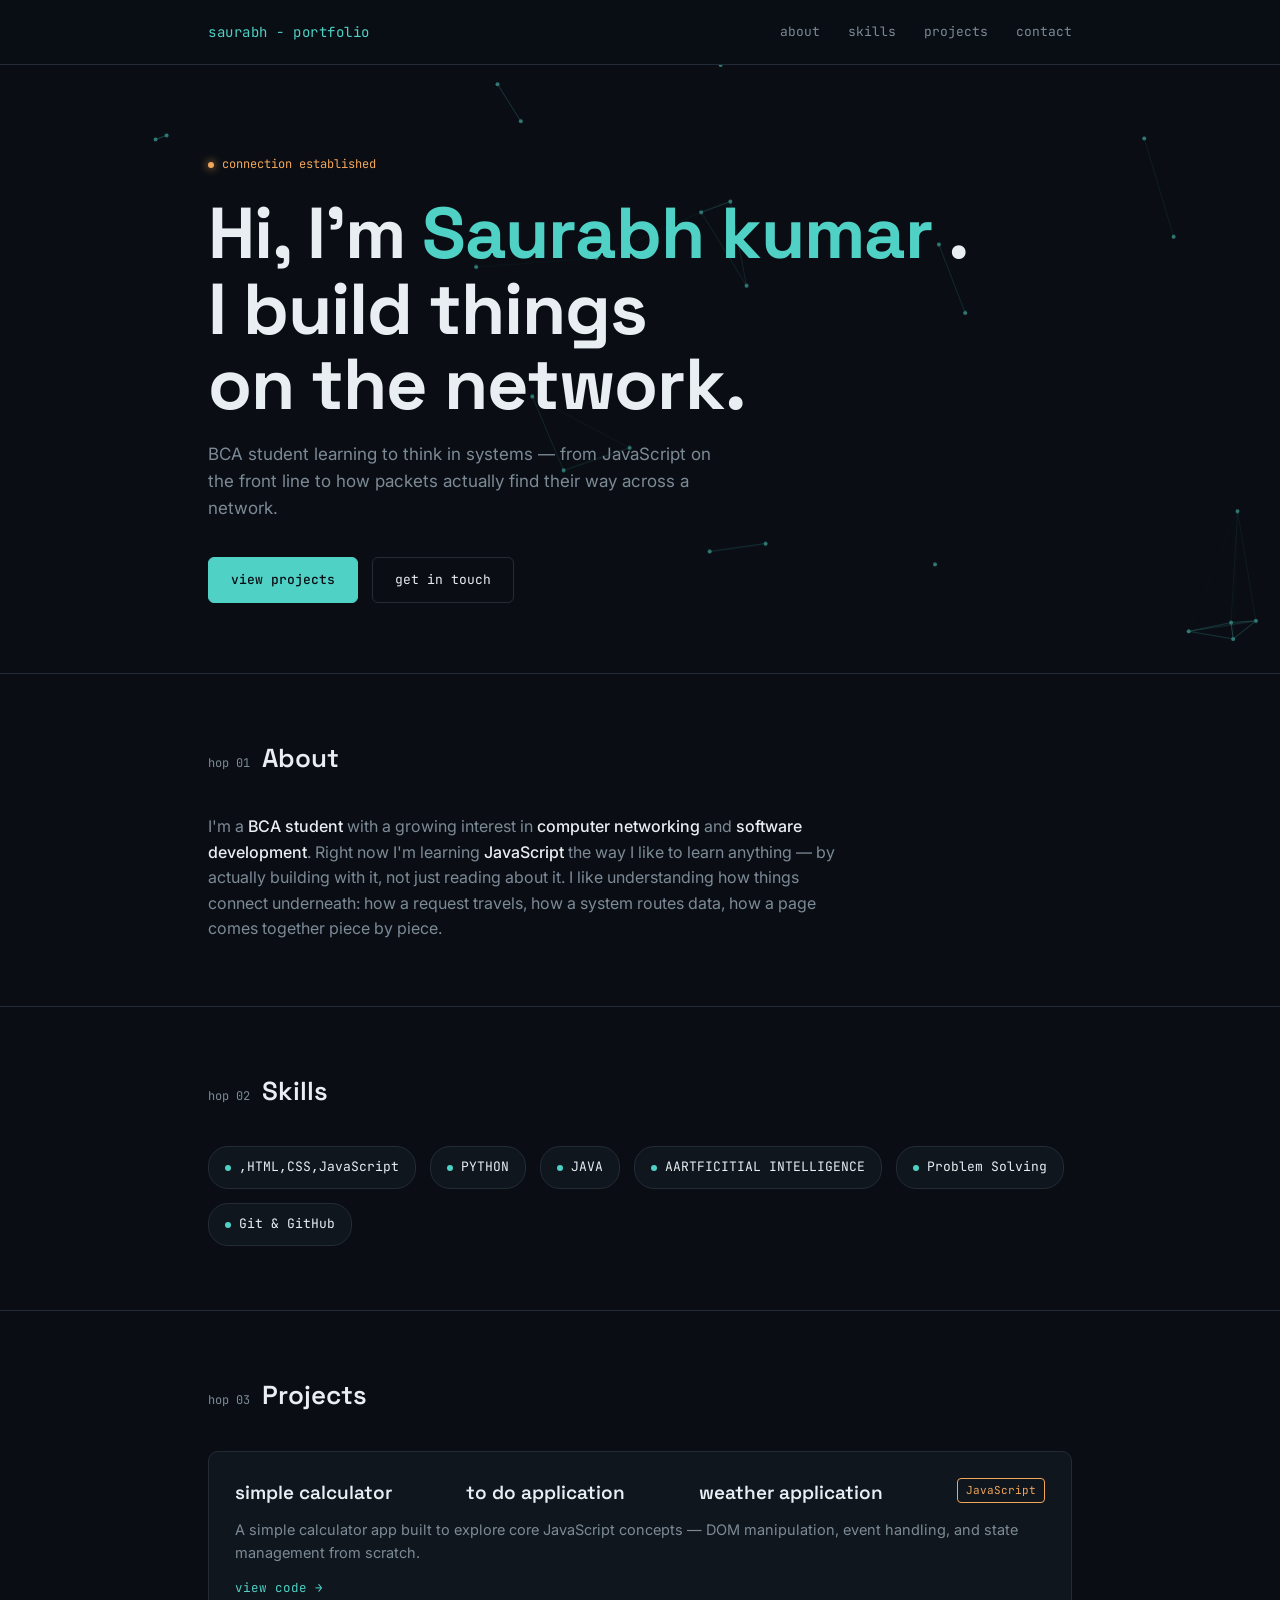
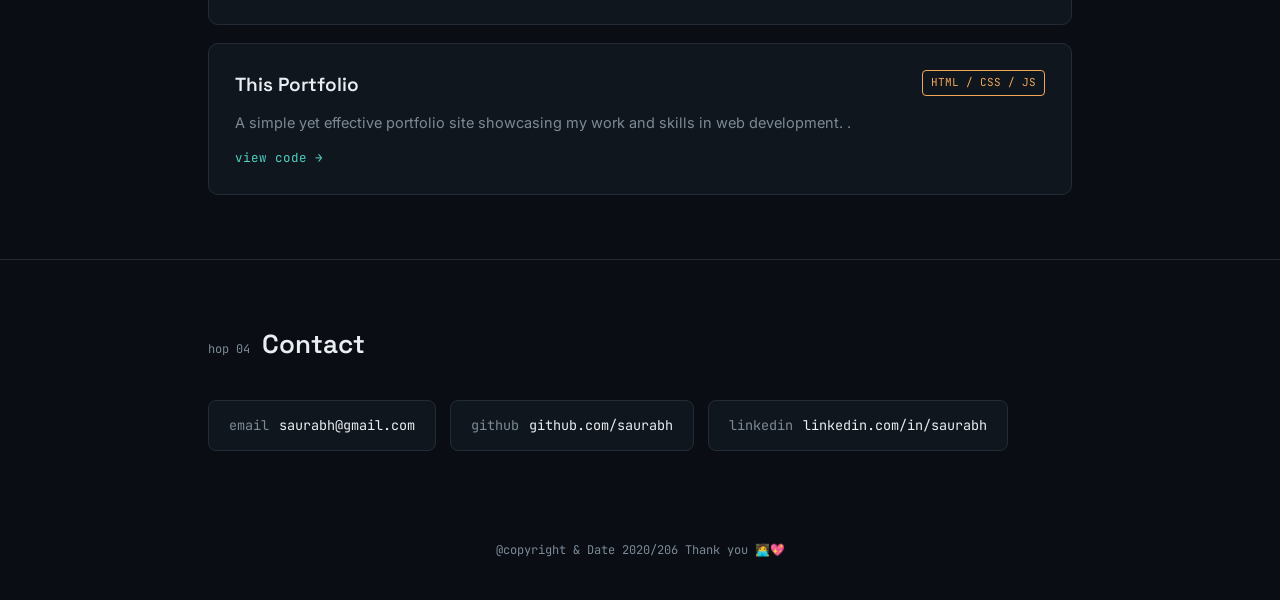
<file: index.html>
<!DOCTYPE html>
<html lang="en">
<head>
<meta charset="UTF-8">
<meta name="viewport" content="width=device-width, initial-scale=1.0">
<title>Saurabh — Portfolio</title>
<link rel="preconnect" href="https://fonts.googleapis.com">
<link href="https://fonts.googleapis.com/css2?family=Space+Grotesk:wght@400;500;600;700&family=Inter:wght@400;500;600&family=JetBrains+Mono:wght@400;500&display=swap" rel="stylesheet">
<link rel="stylesheet" href="sttyle.css">
</head>
<body>

<nav>
  <div class="wrap">
    <div class="logo">saurabh - portfolio </div>
    <div class="navlinks">
      <a href="#about">about</a>
      <a href="#skills">skills</a>
      <a href="#projects">projects</a>
      <a href="#contact">contact</a>
    </div>
  </div>
</nav>

<section class="hero">
  <canvas id="netCanvas"></canvas>
  <div class="wrap">
    <div class="hop-label">connection established</div>
    <h1 class="title">Hi, I'm <span>Saurabh kumar </span>.<br>I build things<br>on the network.</h1>
    <p class="subtitle">BCA student learning to think in systems — from JavaScript on the front line to how packets actually find their way across a network.</p>
    <div class="hero-cta">
      <a class="btn primary" href="#projects">view projects</a>
      <a class="btn ghost" href="#contact">get in touch</a>
    </div>
  </div>
</section>

<section id="about">
  <div class="wrap">
    <div class="sec-head">
      <span class="sec-hop">hop 01</span>
      <span class="sec-title">About</span>
    </div>
    <p class="about-body">
      I'm a <strong>BCA student</strong> with a growing interest in <strong>computer networking</strong> and <strong>software development</strong>.
      Right now I'm learning <strong>JavaScript</strong> the way I like to learn anything — by actually building with it, not just reading about it.
      I like understanding how things connect underneath: how a request travels, how a system routes data, how a page comes together piece by piece.
    </p>
  </div>
</section>

<section id="skills">
  <div class="wrap">
    <div class="sec-head">
      <span class="sec-hop">hop 02</span>
      <span class="sec-title">Skills</span>
    </div>
    <div class="skill-graph">
      <span class="node">,HTML,CSS,JavaScript</span>
      <span class="node">PYTHON</span>
      <span class="node">JAVA</span>
      <span class="node">AARTFICITIAL INTELLIGENCE</span>
      <span class="node">Problem Solving</span>
      <span class="node">Git &amp; GitHub</span>
    </div>
  </div>
</section>

<section id="projects">
  <div class="wrap">
    <div class="sec-head">
      <span class="sec-hop">hop 03</span>
      <span class="sec-title">Projects</span>
    </div>
    <div class="projects">
      <div class="card">
        <div class="card-top">
          <h3>simple calculator</h3>
          <h3>to do application</h3>
          <h3>weather application</h3>

          <span class="card-tag">JavaScript</span>
        </div>
        <p>A simple calculator app built to explore core JavaScript concepts — DOM manipulation, event handling, and state management from scratch.</p>
        <div class="card-links">
          <a href="#">view code →</a>
        </div>
      </div>
      <div class="card">
        <div class="card-top">
          <h3>This Portfolio</h3>
          <span class="card-tag">HTML / CSS / JS</span>
        </div>
        <p>A simple yet effective portfolio site showcasing my work and skills in web development. .</p>
        <div class="card-links">
          <a href="#">view code →</a>
        </div>
      </div>
    </div>
  </div>
</section>

<section id="contact" class="contact">
  <div class="wrap">
    <div class="sec-head">
      <span class="sec-hop">hop 04</span>
      <span class="sec-title">Contact</span>
    </div>
    <div class="contact-grid">
      <div class="contact-item"><span class="k">email</span><span class="v">saurabh@gmail.com</span></div>
      <div class="contact-item"><span class="k">github</span><span class="v">github.com/saurabh</span></div>
      <div class="contact-item"><span class="k">linkedin</span><span class="v">linkedin.com/in/saurabh</span></div>
    </div>
  </div>
</section>

<footer>@copyright & Date 2020/206 Thank you 🧑‍💻💖</footer>

<script src="script.js"></script>
</file>
<file: sttyle.css>
:root{
  --bg: #0A0E14;
  --surface: #10161D;
  --surface-2: #161D26;
  --line: #232C36;
  --cyan: #4FD1C5;
  --amber: #F2A65A;
  --text: #E9EEF3;
  --muted: #7C8A96;
  --font-display: 'Space Grotesk', sans-serif;
  --font-body: 'Inter', sans-serif;
  --font-mono: 'JetBrains Mono', monospace;
}
*{ margin:0; padding:0; box-sizing:border-box; }
html{ scroll-behavior: smooth; }
body{
  background: var(--bg);
  color: var(--text);
  font-family: var(--font-body);
  line-height: 1.6;
  overflow-x: hidden;
}
::selection{ background: var(--cyan); color: var(--bg); }
a{ color: inherit; text-decoration: none; }
.wrap{ max-width: 920px; margin: 0 auto; padding: 0 28px; }

nav{
  position: sticky; top:0; z-index: 50;
  background: rgba(10,14,20,0.85);
  
  border-bottom: 1px solid var(--line);
}
nav .wrap{ display:flex; align-items:center; justify-content:space-between; height: 64px; }
.logo{ font-family: var(--font-mono); font-size: 14px; color: var(--cyan); letter-spacing: 0.5px; }
.navlinks{ display:flex; gap: 28px; font-family: var(--font-mono); font-size: 13px; color: var(--muted); }
.navlinks a:hover{ color: var(--cyan); }
.navlinks a:focus-visible, a:focus-visible{ outline: 2px solid var(--cyan); outline-offset: 3px; border-radius: 2px; }

.hero{ position: relative; padding: 90px 0 70px; border-bottom: 1px solid var(--line); overflow: hidden; }
#netCanvas{ position:absolute; inset:0; width:100%; height:100%; opacity: 0.55; pointer-events:none; }
.hero .wrap{ position: relative; z-index: 2; }
.hop-label{ font-family: var(--font-mono); font-size: 12px; color: var(--amber); display:flex; align-items:center; gap: 8px; margin-bottom: 22px; }
.hop-label::before{ content:''; width:6px; height:6px; border-radius:50%; background: var(--amber); box-shadow: 0 0 8px var(--amber); }
h1.title{ font-family: var(--font-display); font-weight: 700; font-size: clamp(40px, 8vw, 72px); line-height: 1.05; letter-spacing: -1px; }
h1.title span{ color: var(--cyan); }
.subtitle{ margin-top: 18px; font-size: 17px; color: var(--muted); max-width: 520px; }
.hero-cta{ margin-top: 34px; display:flex; gap: 14px; flex-wrap: wrap; }
.btn{ font-family: var(--font-mono); font-size: 13px; padding: 12px 22px; border-radius: 6px; border: 1px solid var(--line); transition: border-color .2s, transform .2s; }
.btn.primary{ background: var(--cyan); color: var(--bg); border-color: var(--cyan); font-weight: 500; }
.btn.primary:hover{ transform: translateY(-2px); }
.btn.ghost:hover{ border-color: var(--cyan); color: var(--cyan); transform: translateY(-2px); }

section{ padding: 64px 0; border-bottom: 1px solid var(--line); }
.sec-head{ display:flex; align-items:baseline; gap: 12px; margin-bottom: 34px; }
.sec-hop{ font-family: var(--font-mono); font-size: 12px; color: var(--muted); }
.sec-title{ font-family: var(--font-display); font-size: 26px; font-weight: 600; }

.about-body{ color: var(--muted); font-size: 16px; max-width: 640px; }
.about-body strong{ color: var(--text); font-weight: 500; }

.skill-graph{ display:flex; flex-wrap:wrap; gap: 14px; }
.node{ font-family: var(--font-mono); font-size: 13px; padding: 10px 16px; border: 1px solid var(--line); border-radius: 20px; color: var(--text); background: var(--surface); transition: border-color .2s, background .2s; }
.node::before{ content:''; width:6px; height:6px; border-radius:50%; background: var(--cyan); display:inline-block; margin-right:8px; }
.node:hover{ border-color: var(--cyan); background: var(--surface-2); }

.projects{ display:grid; gap: 18px; }
.card{ background: var(--surface); border: 1px solid var(--line); border-radius: 10px; padding: 26px; transition: border-color .2s, transform .2s; }
.card:hover{ border-color: var(--cyan); transform: translateY(-3px); }
.card-top{ display:flex; justify-content:space-between; align-items:flex-start; gap: 12px; margin-bottom: 10px; }
.card h3{ font-family: var(--font-display); font-size: 19px; font-weight: 600; }
.card-tag{ font-family: var(--font-mono); font-size: 11px; color: var(--amber); border: 1px solid var(--amber); border-radius: 4px; padding: 3px 8px; white-space: nowrap; }
.card p{ color: var(--muted); font-size: 14.5px; margin-bottom: 14px; }
.card-links{ display:flex; gap: 16px; font-family: var(--font-mono); font-size: 12.5px; }
.card-links a{ color: var(--cyan); }
.card-links a:hover{ text-decoration: underline; }

.contact{ border-bottom: none; }
.contact-grid{ display:flex; flex-wrap:wrap; gap: 14px; margin-top: 8px; }
.contact-item{ font-family: var(--font-mono); font-size: 13.5px; padding: 14px 20px; border: 1px solid var(--line); border-radius: 8px; display:flex; align-items:center; gap: 10px; background: var(--surface); transition: border-color .2s; }
.contact-item:hover{ border-color: var(--cyan); }
.contact-item .k{ color: var(--muted); }
.contact-item .v{ color: var(--text); }

footer{ padding: 26px 0 40px; text-align: center; font-family: var(--font-mono); font-size: 12px; color: var(--muted); }

@media (max-width: 640px){ .navlinks{ gap: 16px; font-size: 12px; } .sec-title{ font-size: 22px; } }
@media (prefers-reduced-motion: reduce){ #netCanvas{ display:none; } }
</file>
